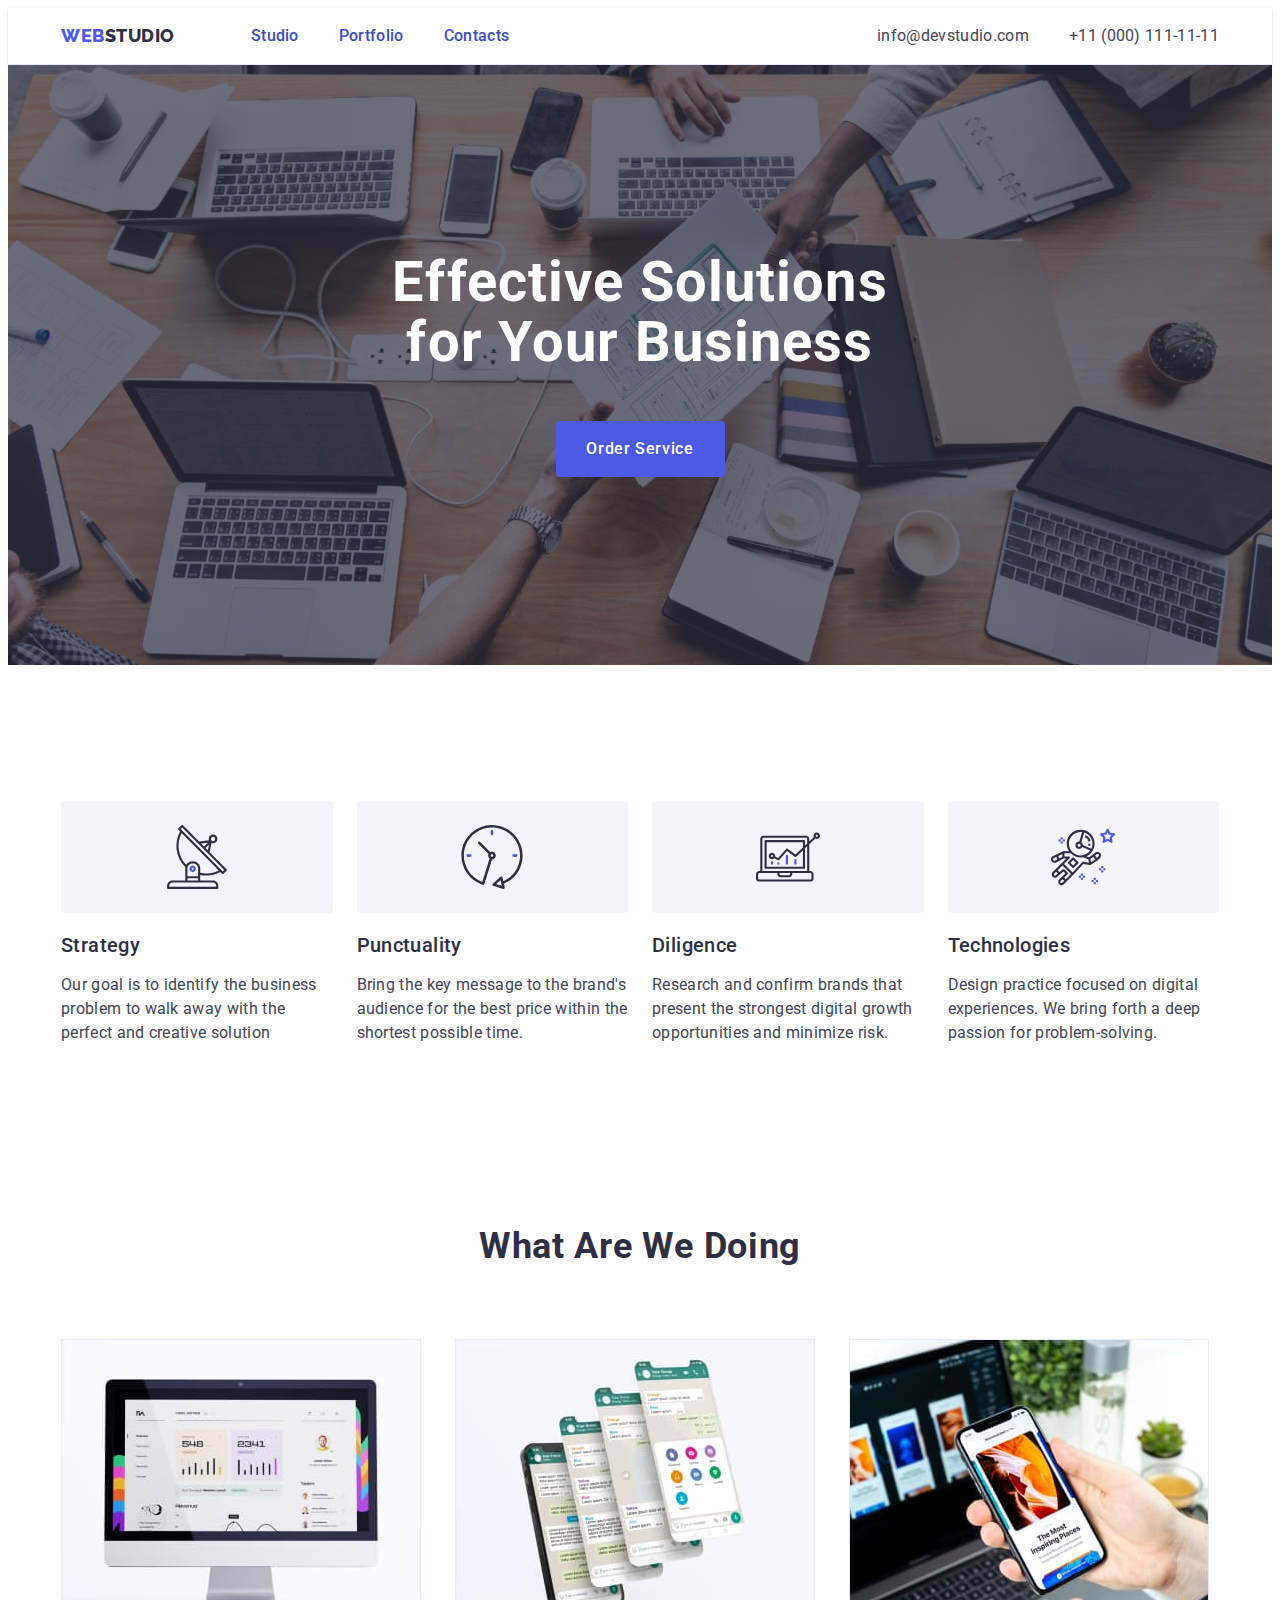
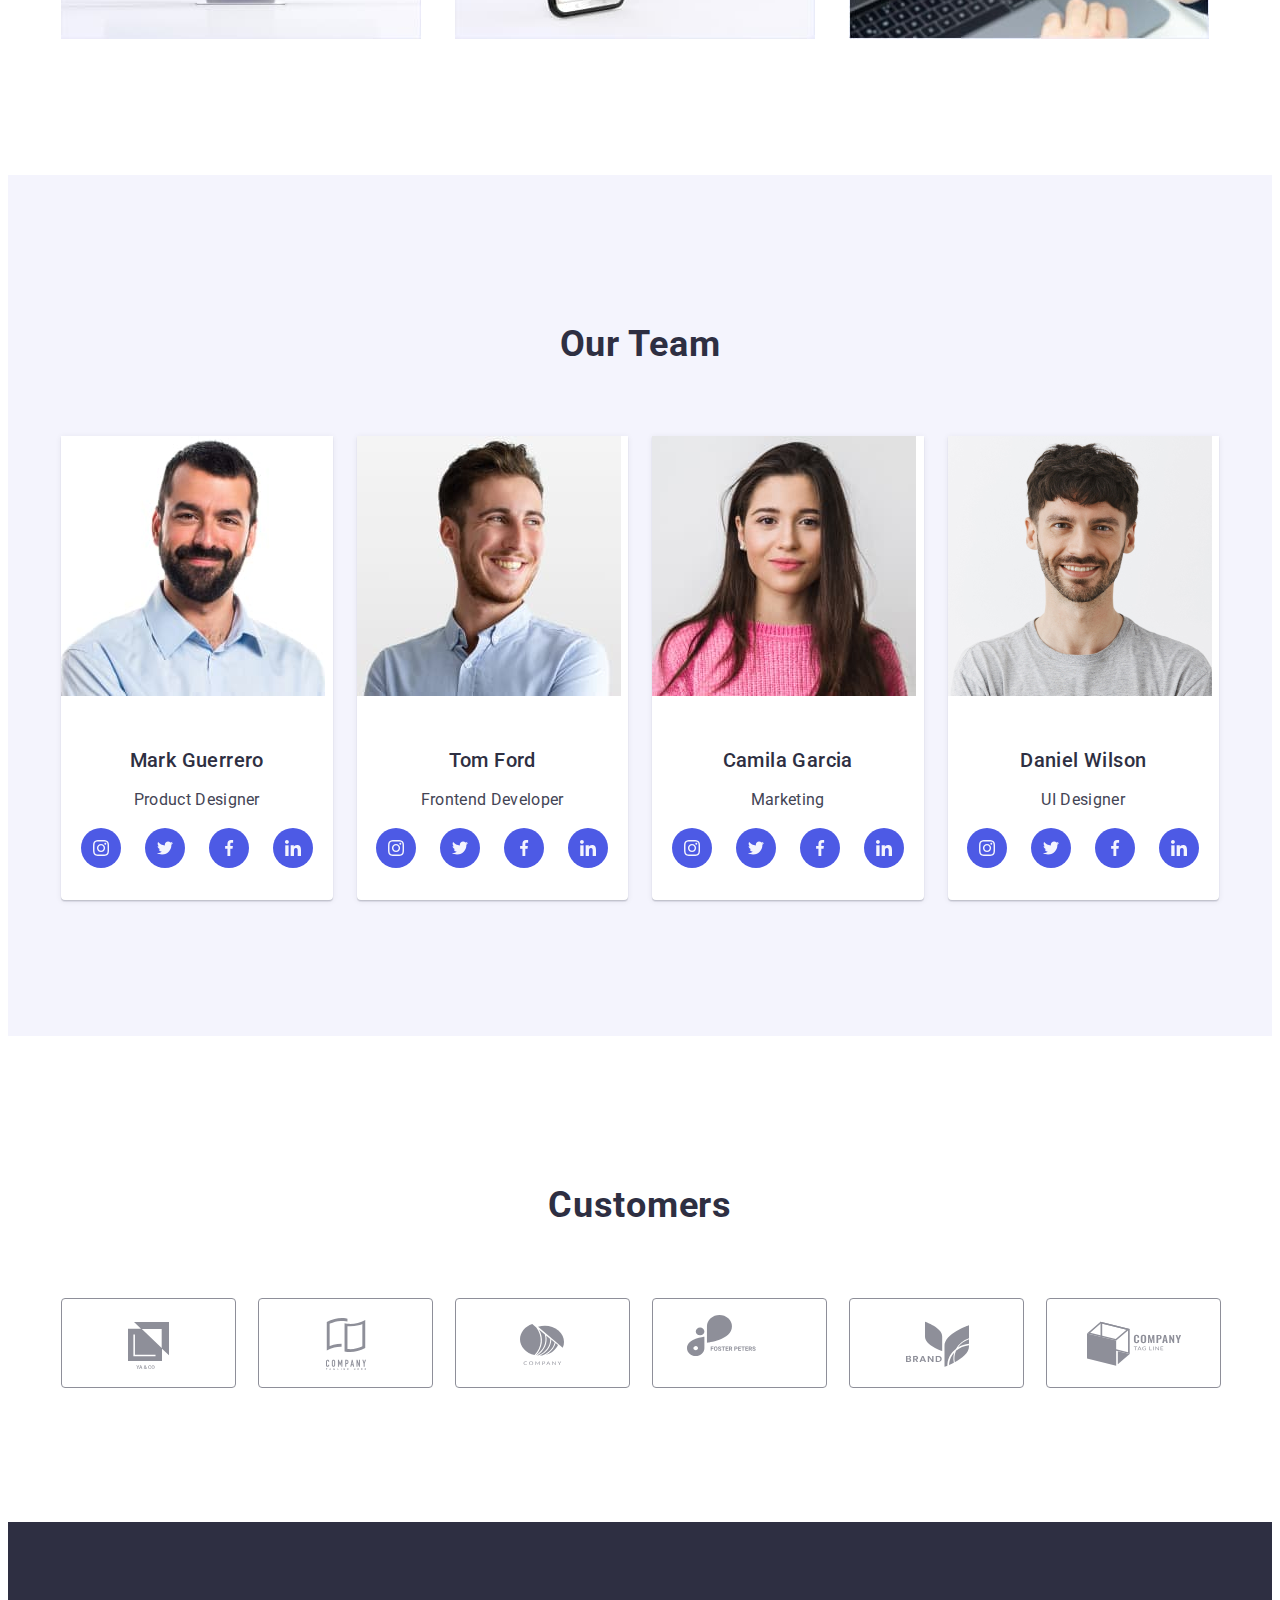
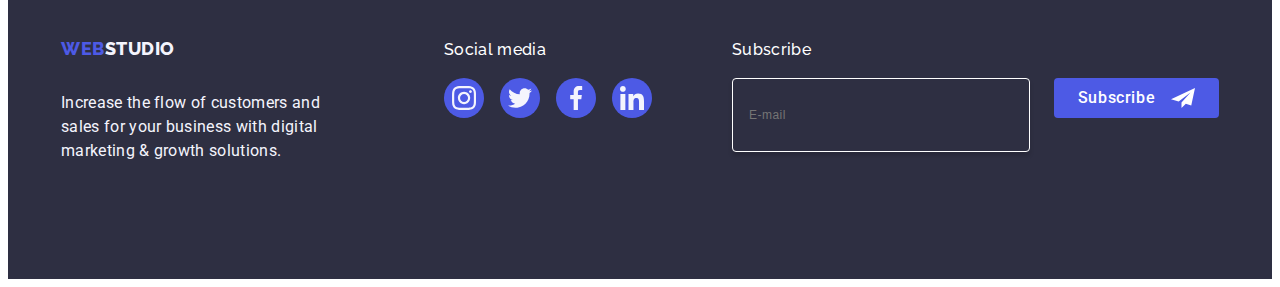
<file: index.html>
<!DOCTYPE html>
<html lang="en">
  <head>
    <meta charset="UTF-8" />
    <meta name="viewport" content="width=device-width, initial-scale=1.0" />
    <link
      rel="stylesheet"
      href="https://cdnjs.cloudflare.com/ajax/libs/modern-normalize/2.0.0/modern-normalize.min.css"
      integrity="sha512-4xo8blKMVCiXpTaLzQSLSw3KFOVPWhm/TRtuPVc4WG6kUgjH6J03IBuG7JZPkcWMxJ5huwaBpOpnwYElP/m6wg=="
      crossorigin="anonymous"
      referrerpolicy="no-referrer"
    />
    <link rel="preconnect" href="https://fonts.googleapis.com" />
    <link rel="preconnect" href="https://fonts.gstatic.com" crossorigin />
    <link
      href="https://fonts.googleapis.com/css2?family=Raleway:ital,wght@0,800;1,800&family=Roboto&display=swap"
      rel="stylesheet"
    />
    <link rel="preconnect" href="https://fonts.googleapis.com" />
    <link rel="preconnect" href="https://fonts.gstatic.com" crossorigin />
    <link
      href="https://fonts.googleapis.com/css2?family=Raleway:ital,wght@0,800;1,800&family=Roboto:ital,wght@0,400;0,500;0,700;0,900;1,400;1,500;1,700;1,900&display=swap"
      rel="stylesheet"
    />
    <link rel="stylesheet" href="./css/styles.css" />

    <title>Document</title>
  </head>

  <body>
    <header class="header">
      <!-- Navigation tabs -->
      <div class="header-content container">
        <nav class="navigation">
          <a class="website-logo link" href="#"
            >Web<span class="logo-color">Studio</span></a
          >
          <ul class="navigation-list list">
            <li class="nav-links">
              <a class="navigation-link link" href="./index.html">Studio</a>
            </li>
            <li class="nav-links">
              <a class="navigation-link link" href="./portfolio.html"
                >Portfolio</a
              >
            </li>
            <li class="nav-links">
              <a class="navigation-link link" href="">Contacts</a>
            </li>
          </ul>
        </nav>
        <address class="address">
          <!-- Contacts-->
          <ul class="address-list list">
            <li class="nav-list">
              <a class="address-links link" href="mailto:info@devstudio.com"
                >info@devstudio.com</a
              >
            </li>
            <li class="nav-list">
              <a class="address-links link" href="tel:+110001111111"
                >+11 (000) 111-11-11</a
              >
            </li>
          </ul>
        </address>
      </div>
    </header>
    <main>
      <!-- Section 1 -->
      <section class="section-hero">
        <div class="container">
          <h1 class="hero-header">Effective Solutions for Your Business</h1>
          <button class="order-button" type="button" data-modal-open>
            Order Service
          </button>
        </div>
      </section>
      <!-- Section 2 -->
      <section class="section-marketing">
        <div class="container">
          <h2 class="visually-hidden">marketing</h2>
          <ul class="marketing-list list">
            <li class="marketing-description nav-list">
              <div class="marketing-svg-container">
                <svg width="64" height="64" class="marketing-svg">
                  <use href="./images/icons.svg#antenna"></use>
                </svg>
              </div>
              <h3 class="header-design">Strategy</h3>
              <p class="description">
                Our goal is to identify the business problem to walk away with
                the perfect and creative solution
              </p>
            </li>
            <li class="marketing-description nav-list">
              <div class="marketing-svg-container">
                <svg width="64" height="64" class="marketing-svg">
                  <use href="./images/icons.svg#clock"></use>
                </svg>
              </div>
              <h3 class="header-design">Punctuality</h3>
              <p class="description">
                Bring the key message to the brand's audience for the best price
                within the shortest possible time.
              </p>
            </li>
            <li class="marketing-description nav-list">
              <div class="marketing-svg-container">
                <svg width="64" height="64" class="marketing-svg">
                  <use href="./images/icons.svg#diagram"></use>
                </svg>
              </div>
              <h3 class="header-design">Diligence</h3>
              <p class="description">
                Research and confirm brands that present the strongest digital
                growth opportunities and minimize risk.
              </p>
            </li>
            <li class="marketing-description nav-list">
              <div class="marketing-svg-container">
                <svg width="64" height="64" class="marketing-svg">
                  <use href="./images/icons.svg#astronout"></use>
                </svg>
              </div>
              <h3 class="header-design">Technologies</h3>
              <p class="description">
                Design practice focused on digital experiences. We bring forth a
                deep passion for problem-solving.
              </p>
            </li>
          </ul>
        </div>
      </section>
      <!-- Section 3 -->
      <section class="section-whatarewedoing">
        <div class="container">
          <h2 class="section-header">What are we doing</h2>
          <ul class="whatarewedoing-list list">
            <li class="whatarewedoing-content nav-list">
              <img
                src="./images/whatarewedoing-1.jpg"
                alt="A Computer Displaying Graphs."
                width="360"
              />
            </li>
            <li class="whatarewedoing-content nav-list">
              <img
                src="./images/whatarewedoing-2.jpg"
                alt="A Mobile Screen Displaying Conversations."
                width="360"
              />
            </li>
            <li class="whatarewedoing-content nav-list">
              <img
                src="./images/whatarewedoing-3.jpg"
                alt="A hand holding a cellphone."
                width="360"
              />
            </li>
          </ul>
        </div>
      </section>
      <!-- Section 4 -->
      <section class="section-team">
        <div class="container">
          <!-- ourteam list -->
          <h2 class="section-header">Our Team</h2>
          <ul class="team-list list">
            <li class="team-card nav-list">
              <!-- team card image container -->
              <div class="team-image-container">
                <img
                  class="ourteam-image"
                  src="./images/ourteam-1.jpg"
                  alt="A bearded man in a skyblue polo."
                  width="264"
                />
              </div>
              <!-- details and social media container -->
              <div class="team-content-container">
                <h3 class="team-header header-design">Mark Guerrero</h3>
                <p class="team-paragraph description">Product Designer</p>
                <ul class="team-social-list">
                  <li class="team-social-item nav-list">
                    <a class="team-social-link" href="">
                      <svg class="icon-svg" width="16" height="16">
                        <use href="./images/icons.svg#instagram"></use>
                      </svg>
                    </a>
                  </li>
                  <li class="team-social-item nav-list">
                    <a class="team-social-link" href="">
                      <svg class="icon-svg" width="16" height="16">
                        <use href="./images/icons.svg#twitter"></use>
                      </svg>
                    </a>
                  </li>
                  <li class="team-social-item nav-list">
                    <a class="team-social-link" href="">
                      <svg class="icon-svg" width="16" height="16">
                        <use href="./images/icons.svg#facebook"></use>
                      </svg>
                    </a>
                  </li>
                  <li class="team-social-item nav-list">
                    <a class="team-social-link" href="">
                      <svg class="icon-svg" width="16" height="16">
                        <use href="./images/icons.svg#linkedin"></use>
                      </svg>
                    </a>
                  </li>
                </ul>
              </div>
            </li>
            <li class="team-card nav-list">
              <div class="team-image-container">
                <img
                  class="ourteam-image"
                  src="./images/ourteam-2.jpg"
                  alt="A man looking at the right in a skyblue polo."
                  width="264"
                />
              </div>
              <div class="team-content-container">
                <h3 class="team-header header-design">Tom Ford</h3>
                <p class="team-paragraph description">Frontend Developer</p>
                <ul class="team-social-list">
                  <li class="team-social-item nav-list">
                    <a class="team-social-link" href="">
                      <svg class="icon-svg" width="16" height="16">
                        <use href="./images/icons.svg#instagram"></use>
                      </svg>
                    </a>
                  </li>
                  <li class="team-social-item nav-list">
                    <a class="team-social-link" href="">
                      <svg class="icon-svg" width="16" height="16">
                        <use href="./images/icons.svg#twitter"></use>
                      </svg>
                    </a>
                  </li>
                  <li class="team-social-item nav-list">
                    <a class="team-social-link" href="">
                      <svg class="icon-svg" width="16" height="16">
                        <use href="./images/icons.svg#facebook"></use>
                      </svg>
                    </a>
                  </li>
                  <li class="team-social-item nav-list">
                    <a class="team-social-link" href="">
                      <svg class="icon-svg" width="16" height="16">
                        <use href="./images/icons.svg#linkedin"></use>
                      </svg>
                    </a>
                  </li>
                </ul>
              </div>
            </li>
            <li class="team-card nav-list">
              <div class="team-image-container">
                <img
                  class="ourteam-image"
                  src="./images/ourteam-3.jpg"
                  alt="A woman with her hair down, wearing a pink sweater."
                  width="264"
                />
              </div>
              <div class="team-content-container">
                <h3 class="team-header header-design">Camila Garcia</h3>
                <p class="team-paragraph description">Marketing</p>
                <ul class="team-social-list">
                  <li class="team-social-item nav-list">
                    <a class="team-social-link" href="">
                      <svg class="icon-svg" width="16" height="16">
                        <use href="./images/icons.svg#instagram"></use>
                      </svg>
                    </a>
                  </li>
                  <li class="team-social-item nav-list">
                    <a class="team-social-link" href="">
                      <svg class="icon-svg" width="16" height="16">
                        <use href="./images/icons.svg#twitter"></use>
                      </svg>
                    </a>
                  </li>
                  <li class="team-social-item nav-list">
                    <a class="team-social-link" href="">
                      <svg class="icon-svg" width="16" height="16">
                        <use href="./images/icons.svg#facebook"></use>
                      </svg>
                    </a>
                  </li>
                  <li class="team-social-item nav-list">
                    <a class="team-social-link" href="">
                      <svg class="icon-svg" width="16" height="16">
                        <use href="./images/icons.svg#linkedin"></use>
                      </svg>
                    </a>
                  </li>
                </ul>
              </div>
            </li>
            <li class="team-card nav-list">
              <div class="team-image-container">
                <img
                  class="ourteam-image"
                  src="./images/ourteam-4.jpg"
                  alt="A man with curly hair wearing a grey T-shirt."
                  width="264"
                />
              </div>
              <div class="team-content-container">
                <h3 class="team-header header-design">Daniel Wilson</h3>
                <p class="team-paragraph description">UI Designer</p>
                <ul class="team-social-list">
                  <li class="team-social-item nav-list">
                    <a class="team-social-link" href="">
                      <svg class="icon-svg" width="16" height="16">
                        <use href="./images/icons.svg#instagram"></use>
                      </svg>
                    </a>
                  </li>
                  <li class="team-social-item nav-list">
                    <a class="team-social-link" href="">
                      <svg class="icon-svg" width="16" height="16">
                        <use href="./images/icons.svg#twitter"></use>
                      </svg>
                    </a>
                  </li>
                  <li class="team-social-item nav-list">
                    <a class="team-social-link" href="">
                      <svg class="icon-svg" width="16" height="16">
                        <use href="./images/icons.svg#facebook"></use>
                      </svg>
                    </a>
                  </li>
                  <li class="team-social-item nav-list">
                    <a class="team-social-link" href="">
                      <svg class="icon-svg" width="16" height="16">
                        <use href="./images/icons.svg#linkedin"></use>
                      </svg>
                    </a>
                  </li>
                </ul>
              </div>
            </li>
          </ul>
        </div>
      </section>
      <!-- section 5 -->
      <section class="section-customers">
        <div class="container">
          <h2 class="customers-header">Customers</h2>
          <ul class="customers-list">
            <li class="customers-item nav-list">
              <a href="" class="customers-link">
                <svg width="104" height="56" class="customer-svg">
                  <use href="./images/icons.svg#logo-one"></use>
                </svg>
              </a>
            </li>
            <li class="customers-item nav-list">
              <a href="" class="customers-link">
                <svg width="104" height="56" class="customer-svg">
                  <use href="./images/icons.svg#logo-two"></use>
                </svg>
              </a>
            </li>
            <li class="customers-item nav-list">
              <a href="" class="customers-link">
                <svg width="104" height="56" class="customer-svg">
                  <use href="./images/icons.svg#logo-three"></use>
                </svg>
              </a>
            </li>
            <li class="customers-item nav-list">
              <a href="" class="customers-link">
                <svg width="104" height="56" class="customer-svg">
                  <use href="./images/icons.svg#logo-four"></use>
                </svg>
              </a>
            </li>
            <li class="customers-item nav-list">
              <a href="" class="customers-link">
                <svg width="104" height="56" class="customer-svg">
                  <use href="./images/icons.svg#logo-five"></use>
                </svg>
              </a>
            </li>
            <li class="customers-item nav-list">
              <a href="" class="customers-link">
                <svg width="104" height="56" class="customer-svg">
                  <use href="./images/icons.svg#logo-six"></use>
                </svg>
              </a>
            </li>
          </ul>
        </div>
      </section>
    </main>
    <footer class="footer">
      <div class="footer-container container">
        <div class="footer-logo-container">
          <a class="website-logo footer-link link" href="./index.html"
            >Web<span class="logo-color-footer">Studio</span></a
          >
          <p class="footer-description">
            Increase the flow of customers and sales for your business with
            digital marketing & growth solutions.
          </p>
        </div>
        <div class="footer-socialmedia-container">
          <p class="footer-social-paragraph">Social media</p>
          <ul class="footer-social-list">
            <li class="footer-social-item nav-list">
              <a class="footer-social-link" href="">
                <svg class="icon-svg" width="24" height="24">
                  <use href="./images/icons.svg#instagram-big"></use>
                </svg>
              </a>
            </li>
            <li class="footer-social-item nav-list">
              <a class="footer-social-link" href="">
                <svg class="icon-svg" width="24" height="24">
                  <use href="./images/icons.svg#twitter-big"></use>
                </svg>
              </a>
            </li>
            <li class="footer-social-item nav-list">
              <a class="footer-social-link" href="">
                <svg class="icon-svg" width="24" height="24">
                  <use href="./images/icons.svg#facebook-big"></use>
                </svg>
              </a>
            </li>
            <li class="footer-social-item nav-list">
              <a class="footer-social-link" href="">
                <svg class="icon-svg" width="24" height="24">
                  <use href="./images/icons.svg#linkedin-big"></use>
                </svg>
              </a>
            </li>
          </ul>
        </div>
        <!--subscribe form  -->
        <div class="subscribe-container">
          <p class="subscribe-description">Subscribe</p>
          <form class="subscribe-form">
            <label class="subscribe-label">
              <input
                name="subscribe"
                type="email"
                placeholder="E-mail"
                class="subscribe-input"
              />
            </label>
            <button type="submit" class="subscribe-button">
              Subscribe
              <svg width="24" height="24" class="subscribe-icon">
                <use href="./images/icons.svg#subscribe"></use>
              </svg>
            </button>
          </form>
        </div>
      </div>
    </footer>
    <!-- modal window HW5-->
    <div class="modal is-hidden" data-modal>
      <div class="modal-window">
        <button class="modal-button" type="button" data-modal-close>
          <svg class="modal-close-button" width="8" height="8">
            <use href="./images/icons.svg#modal-close"></use>
          </svg>
        </button>
        <p class="modal-description">
          Leave your contacts and we will call you back
        </p>
        <form>
          <!-- name -->
          <div class="modal-form-container">
            <label class="name" for="user-name">Name</label>
            <div class="modal-input-container">
              <input
                id="user-name"
                name="user-name"
                type="text"
                class="modal-input"
              />
              <svg height="24" width="18" class="user-person">
                <use href="./images/icons.svg#modal-person"></use>
              </svg>
            </div>
          </div>
          <!-- phone -->
          <div class="modal-form-container">
            <label class="name" for="user-name">Phone</label>
            <div class="modal-input-container">
              <input
                id="phone"
                name="user-name"
                type="text"
                class="modal-input"
              />
              <svg height="24" width="18" class="user-person">
                <use href="./images/icons.svg#modal-phone"></use>
              </svg>
            </div>
          </div>
          <!-- email -->
          <div class="modal-form-container">
            <label class="name" for="user-name">Email</label>
            <div class="modal-input-container">
              <input
                id="email-address"
                name="user-name"
                type="text"
                class="modal-input"
              />
              <svg height="24" width="18" class="user-person">
                <use href="./images/icons.svg#modal-message"></use>
              </svg>
            </div>
          </div>
          <!-- comment -->
          <div class="comment-container">
            <label for="user-comment" class="name">Comment</label>
            <textarea
              id="user-comment"
              name="user-comment"
              placeholder="Text input"
              class="user-comment"
            ></textarea>
          </div>
          <!-- checkbox -->
          <div class="terms-container">
            <input
              type="checkbox"
              name="user-privacy"
              id="user-privacy"
              value="true"
              class="terms-checkbox visually-hidden"
            />
            <label class="label-checkbox" for="user-privacy"
              ><span class="span-checkbox"
                ><svg width="10" height="8" class="modal-checkbox">
                  <use href="./images/icons.svg#checkbox"></use></svg></span
              >I accept the terms and conditions of the
              <a class="link-checkbox" href="">Privacy Policy</a></label
            >
          </div>
          <!-- button -->
          <button class="submit-modal">Send</button>
        </form>
      </div>
    </div>
    <script src="./js/modal.js"></script>
  </body>
</html>
</file>
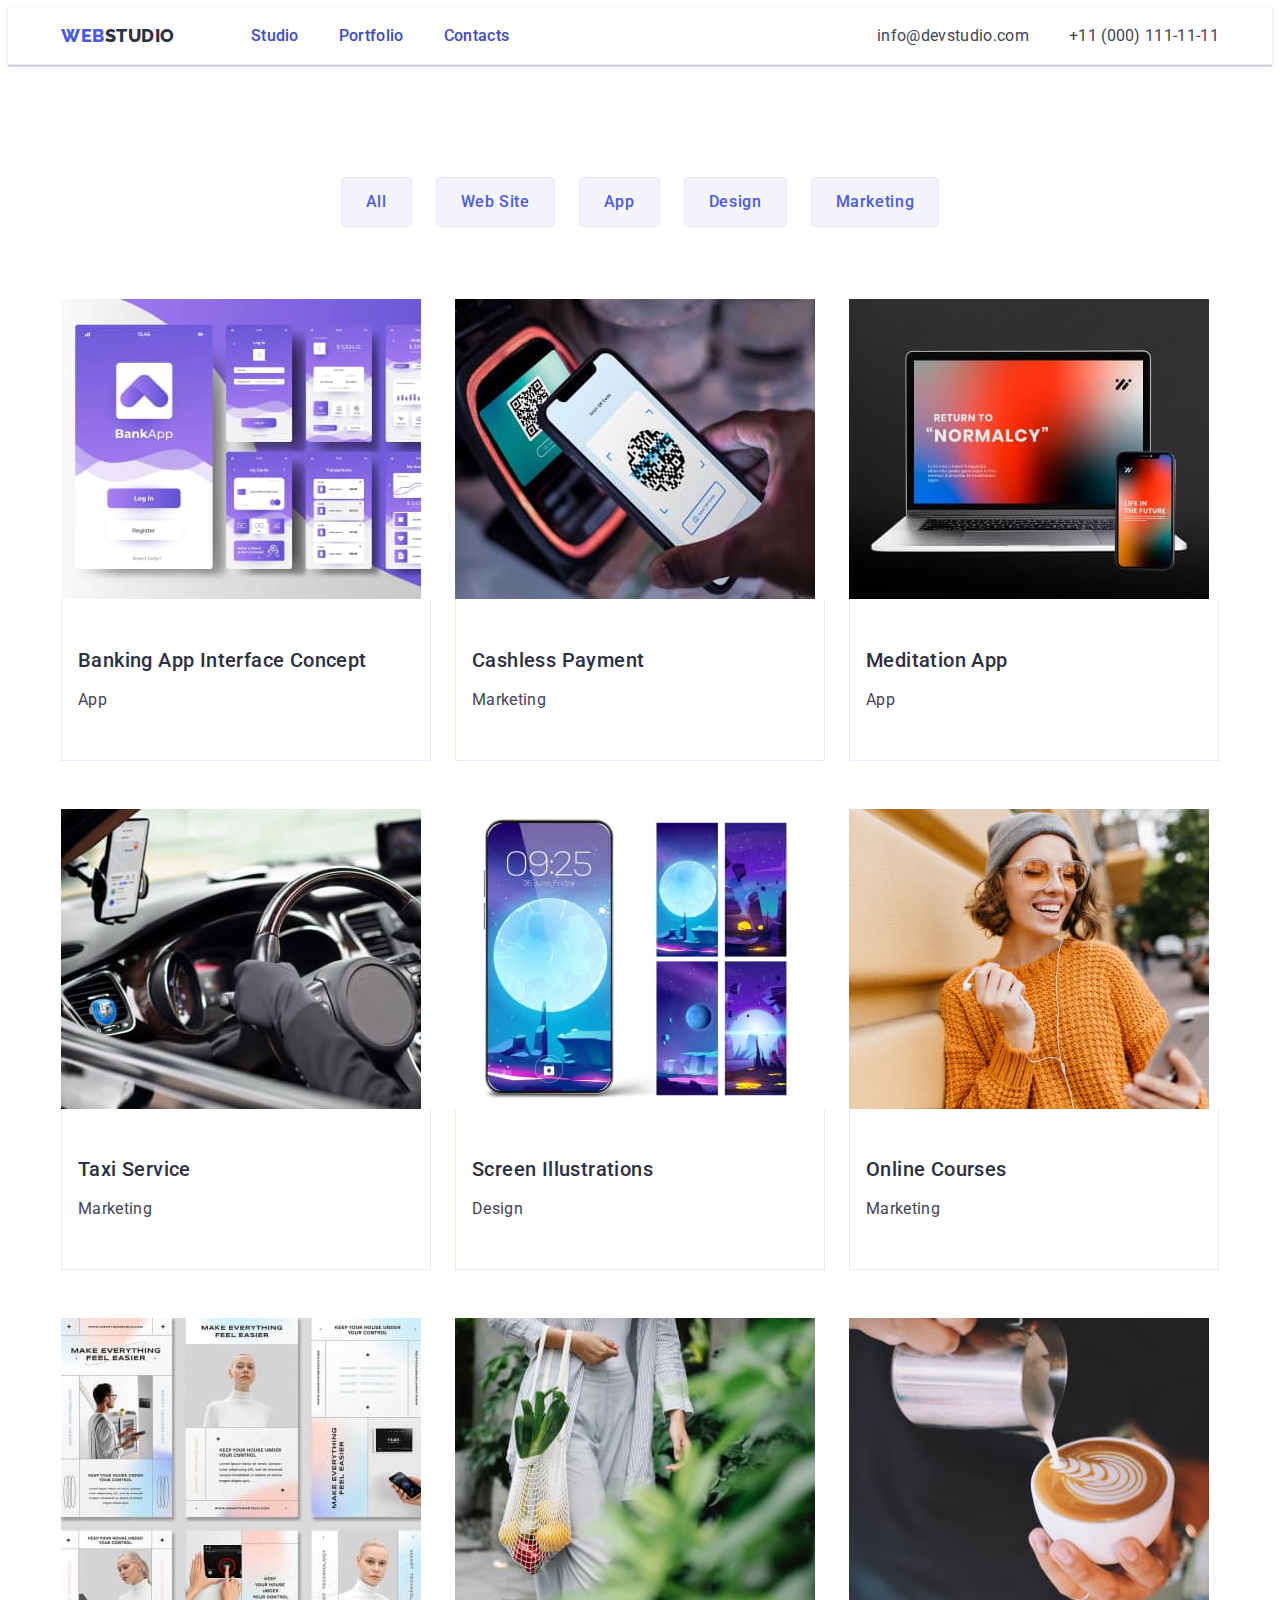
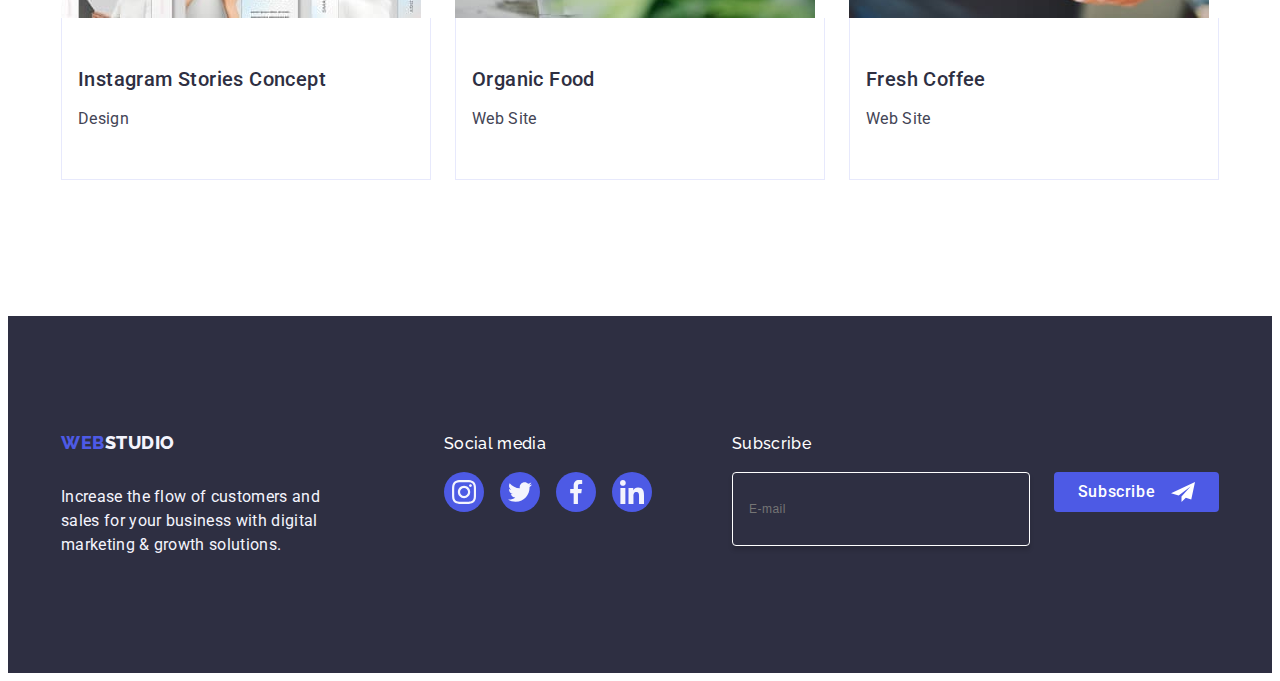
<file: portfolio.html>
<!DOCTYPE html>
<html lang="en">

<head>
    <meta charset="UTF-8">
    <meta name="viewport" content="width=device-width, initial-scale=1.0">
    <link rel="stylesheet" href="https://cdnjs.cloudflare.com/ajax/libs/modern-normalize/2.0.0/modern-normalize.min.css"
        integrity="sha512-4xo8blKMVCiXpTaLzQSLSw3KFOVPWhm/TRtuPVc4WG6kUgjH6J03IBuG7JZPkcWMxJ5huwaBpOpnwYElP/m6wg=="
        crossorigin="anonymous" referrerpolicy="no-referrer">
    <link rel="preconnect" href="https://fonts.googleapis.com">
    <link rel="preconnect" href="https://fonts.gstatic.com" crossorigin>
    <link href="https://fonts.googleapis.com/css2?family=Raleway:ital,wght@0,800;1,800&family=Roboto&display=swap"
        rel="stylesheet">
    <link rel="preconnect" href="https://fonts.googleapis.com">
    <link rel="preconnect" href="https://fonts.gstatic.com" crossorigin>
    <link
        href="https://fonts.googleapis.com/css2?family=Raleway:ital,wght@0,800;1,800&family=Roboto:ital,wght@0,400;0,500;0,700;0,900;1,400;1,500;1,700;1,900&display=swap"
        rel="stylesheet">
    <link rel="stylesheet" href="./css/styles.css">

    <title>Document</title>
</head>

<body>
    <!-- Navigation tabs -->

    <header class="header">
        <!-- Navigation tabs -->
        <div class="header-portfolio container">
            <nav class="navigation">
                <a class="website-logo link" href="#">Web<span class="logo-color">Studio</span></a>
                <ul class="navigation-list list">
                    <li class="nav-links">
                        <a class="navigation-link link" href="./index.html">Studio</a>
                    </li>
                    <li class="nav-links">
                        <a class="navigation-link link" href="./portfolio.html">Portfolio</a>
                    </li>
                    <li class="nav-links">
                        <a class="navigation-link link" href="">Contacts</a>
                    </li>
                </ul>
            </nav>
            <address class="address">
                <!-- Contacts-->
                <ul class="address-list link">
                    <li class="nav-list">
                        <a class="address-links link" href="mailto:info@devstudio.com">info@devstudio.com</a>
                    </li>
                    <li class="nav-list">
                        <a class="address-links link" href="tel:+110001111111">+11 (000) 111-11-11</a>
                    </li>
                </ul>
            </address>
        </div>
    </header>
    <main>
        <!-- buttons  -->
        <section class="portfolio-section">
            <div class="portfolio-container container">
                <h1 class="visually-hidden">portfolio</h1>
                <ul class="portfolio-buttons link">
                    <li class="nav-list">
                        <button class="top-buttons" type="button">All</button>
                    </li>
                    <li class="nav-list">
                        <button class="top-buttons" type="button">Web Site</button>
                    </li>
                    <li class="nav-list">
                        <button class="top-buttons" type="button">App</button>
                    </li>
                    <li class="nav-list">
                        <button class="top-buttons" type="button">Design</button>
                    </li>
                    <li class="nav-list">
                        <button class="top-buttons" type="button">Marketing</button>
                    </li>
                </ul>
                <!-- first -->
                <ul class="portfolio-all link">

                    <li class="portfolio-card nav-list">
                        <a class="portfolio-link link" href="">
                            <div class="portfolio-card-image">
                                <img src="./images/portfolio01.jpg" alt="Mobile Application interface" width="360">
                                <p class="portfolio-card-description">14 Stylish and User-Friendly App Design Concepts ·
                                    Task Manager App · Calorie Tracker App · Exotic Fruit Ecommerce App ·
                                    Cloud Storage App</p>
                            </div>
                            <div class="description-container">
                                <h2 class="header-design">Banking App Interface Concept</h2>
                                <p class="description">App</p>
                            </div>
                        </a>
                    </li>

                    <li class="portfolio-card nav-list">
                        <a class="portfolio-link link" href="">
                            <div class="portfolio-card-image">
                                <img src="./images/portfolio02.jpg" alt="Mobile Application interface" width="360">
                                <p class="portfolio-card-description">14 Stylish and User-Friendly App Design Concepts ·
                                    Task Manager App · Calorie
                                    Tracker App · Exotic Fruit Ecommerce App ·
                                    Cloud Storage App</p>
                            </div>
                            <div class="description-container">
                                <h2 class="header-design">Cashless Payment</h2>
                                <p class="description">Marketing</p>
                            </div>
                        </a>
                    </li>

                    <li class="portfolio-card nav-list">
                        <a class="portfolio-link link" href="">
                            <div class="portfolio-card-image">
                                <img src="./images/portfolio03.jpg" alt="Mobile Application interface" width="360">
                                <p class="portfolio-card-description">14 Stylish and User-Friendly App Design Concepts ·
                                    Task Manager App · Calorie
                                    Tracker App · Exotic Fruit Ecommerce App ·
                                    Cloud Storage App</p>
                            </div>
                            <div class="description-container">
                                <h2 class="header-design">Meditation App</h2>
                                <p class="description">App</p>
                            </div>
                        </a>
                    </li>

                    <li class="portfolio-card nav-list">
                        <a class="portfolio-link link" href="">
                            <div class="portfolio-card-image">
                                <img src="./images/portfolio04.jpg" alt="Mobile Application interface" width="360">
                                <p class="portfolio-card-description">14 Stylish and User-Friendly App Design Concepts ·
                                    Task Manager App · Calorie
                                    Tracker App · Exotic Fruit Ecommerce App ·
                                    Cloud Storage App</p>
                            </div>
                            <div class="description-container">
                                <h2 class="header-design">Taxi Service</h2>
                                <p class="description">Marketing</p>
                            </div>
                        </a>
                    </li>

                    <li class="portfolio-card nav-list">
                        <a class="portfolio-link link" href="">
                            <div class="portfolio-card-image">
                                <img src="./images/portfolio05.jpg" alt="Mobile Application interface" width="360">
                                <p class="portfolio-card-description">14 Stylish and User-Friendly App Design Concepts ·
                                    Task Manager App · Calorie
                                    Tracker App · Exotic Fruit Ecommerce App ·
                                    Cloud Storage App</p>
                            </div>
                            <div class="description-container">
                                <h2 class="header-design">Screen Illustrations</h2>
                                <p class="description">Design</p>
                            </div>
                        </a>
                    </li>
                    <li class="portfolio-card nav-list">
                        <a class="portfolio-link link" href="">
                            <div class="portfolio-card-image">
                                <img src="./images/portfolio06.jpg" alt="Mobile Application interface" width="360">
                                <p class="portfolio-card-description">14 Stylish and User-Friendly App Design Concepts ·
                                    Task Manager App · Calorie
                                    Tracker App · Exotic Fruit Ecommerce App ·
                                    Cloud Storage App</p>
                            </div>
                            <div class="description-container">
                                <h2 class="header-design">Online Courses</h2>
                                <p class="description">Marketing</p>
                            </div>
                        </a>
                    </li>

                    <li class="portfolio-card nav-list">
                        <a class="portfolio-link link" href="">
                            <div class="portfolio-card-image">
                                <img src="./images/portfolio07.jpg" alt="Mobile Application interface" width="360">
                                <p class="portfolio-card-description">14 Stylish and User-Friendly App Design Concepts ·
                                    Task Manager App · Calorie
                                    Tracker App · Exotic Fruit Ecommerce App ·
                                    Cloud Storage App</p>
                            </div>
                            <div class="description-container">
                                <h2 class="header-design">Instagram Stories Concept</h2>
                                <p class="description">Design</p>
                            </div>
                        </a>
                    </li>

                    <li class="portfolio-card nav-list">
                        <a class="portfolio-link link" href="">
                            <div class="portfolio-card-image">
                                <img src="./images/portfolio08.jpg" alt="Mobile Application interface" width="360">
                                <p class="portfolio-card-description">14 Stylish and User-Friendly App Design Concepts ·
                                    Task Manager App · Calorie
                                    Tracker App · Exotic Fruit Ecommerce App ·
                                    Cloud Storage App</p>
                            </div>
                            <div class="description-container">
                                <h2 class="header-design">Organic Food</h2>
                                <p class="description">Web Site</p>
                            </div>
                        </a>
                    </li>
                    <li class="portfolio-card nav-list">
                        <a class="portfolio-link link" href="">
                            <div class="portfolio-card-image">
                                <img src="./images/portfolio09.jpg" alt="Mobile Application interface" width="360">
                                <p class="portfolio-card-description">14 Stylish and User-Friendly App Design Concepts ·
                                    Task Manager App · Calorie
                                    Tracker App · Exotic Fruit Ecommerce App ·
                                    Cloud Storage App</p>
                            </div>
                            <div class="description-container">
                                <h2 class="header-design">Fresh Coffee</h2>
                                <p class="description">Web Site</p>
                            </div>
                        </a>
                    </li>
                </ul>
            </div>
        </section>
    </main>
    <footer class="footer">
        <div class="footer-container container">
            <div class="footer-logo-container">
                <a class="website-logo footer-link link" href="./index.html">Web<span
                        class="logo-color-footer">Studio</span></a>
                <p class="footer-description">Increase the flow of customers and sales for your business with digital
                    marketing
                    & growth solutions.</p>
            </div>
            <div class="footer-socialmedia-container">
                <p class="footer-social-paragraph">Social media</p>
                <ul class="footer-social-list">
                    <li class="footer-social-item nav-list">
                        <a class="footer-social-link" href="">
                            <svg class="icon-svg" width="24" height="24">
                                <use href="./images/icons.svg#instagram-big"></use>
                            </svg>
                        </a>
                    </li>
                    <li class="footer-social-item nav-list">
                        <a class="footer-social-link" href="">
                            <svg class="icon-svg" width="24" height="24">
                                <use href="./images/icons.svg#twitter-big"></use>
                            </svg>
                        </a>
                    </li>
                    <li class="footer-social-item nav-list">
                        <a class="footer-social-link" href="">
                            <svg class="icon-svg" width="24" height="24">
                                <use href="./images/icons.svg#facebook-big"></use>
                            </svg>
                        </a>
                    </li>
                    <li class="footer-social-item nav-list">
                        <a class="footer-social-link" href="">
                            <svg class="icon-svg" width="24" height="24">
                                <use href="./images/icons.svg#linkedin-big"></use>
                            </svg>
                        </a>
                    </li>
                </ul>
            </div>
            <!--subscribe form  -->
            <div class="subscribe-container">
                <p class="subscribe-description">Subscribe</p>
                <form class="subscribe-form">
                    <label class="subscribe-label">
                        <input name="subscribe" type="email" placeholder="E-mail" class="subscribe-input">
                    </label>
                    <button type="submit" class="subscribe-button">Subscribe
                        <svg width="24" height="24" class="subscribe-icon">
                            <use href="./images/icons.svg#subscribe"></use>
                        </svg>
                    </button>
                </form>
            </div>
        </div>
    </footer>

</body>

</html>
</file>
<file: css/styles.css>
:root {
  /* page-colors */
  --primary-brand: #4d5ae5;
  --pressed-state: #404bbf;
  --dark: #2e2f42;
  --success: #31d0aa;
  --text: #434455;
  --subtle-text: #8e8f99;
  --accent: #e7e9fc;
  --light: #f4f4fd;
  --modal-overlay: #2e2f42;
  --hero-background: #2e2f42;
  --white-background: #ffffff;
  --modal-background: #fcfcfc;
  /* page -fonts-styles */
  --roboto-font: Roboto, sans-serif;
  --raleway-font: Raleway, sans-serif;
}
* {
  /* margin: 0; */
  padding: 0;
}
/* body-default-design */
body {
  font-family: var(--roboto-font);
  color: var(--text);
  background-color: var(--white-background);
}

.website-logo {
  font-family: var(--raleway-font);
  font-weight: 800;
  font-size: 18px;
  line-height: 1.17;
  letter-spacing: 0.03em;
  text-transform: uppercase;
  color: var(--primary-brand);
  /* hw3 */
  margin-right: 76px;
}

/* remove text-decoration */
.link {
  text-decoration: none;
}

.logo-color {
  color: var(--dark);
}

/* navigation-styles */
.list,
.address-list {
  list-style: none;
}
.navigation {
  display: flex;
  align-items: center;
}

.navigation-list {
  display: flex;
  gap: 40px;
  /* hw4 */
  position: relative;
}
.navigation-link {
  font-weight: 500;
  font-size: 16px;
  line-height: 1.5;
  letter-spacing: 0.02em;
  /* hw3 */
  padding: 24px 0;
  /* hw4 */
  color: var(--pressed-state);
  position: relative;
  transition: color 250ms cubic-bezier(0.4, 0, 0.2, 1);
}

.navigation-link:hover::after,
.navigation-link:focus::after {
  content: "";
  position: absolute;
  left: 0;
  bottom: -1px;
  height: 4px;
  width: 100%;
  background-color: var(--pressed-state);
  border-radius: 2px;
}
.nav-list {
  list-style: none;
}

/* navigation-hover & focus */
.navigation-link:hover {
  color: var(--pressed-state);
}

.navigation-link:focus {
  color: var(--pressed-state);
}

/* address-styles */

.address {
  font-style: normal;
  justify-content: right;
  /* hw3 */
  display: flex;
  gap: 40px;
  margin-left: auto;
}

.address-links {
  font-size: 16px;
  line-height: 1.5;
  letter-spacing: 0.02em;
  color: var(--text);
  transition: color 250ms cubic-bezier(0.4, 0, 0.2, 1);
}

/* adress hover & focus */
.address-links:hover {
  color: var(--pressed-state);
}

.address-links:focus {
  color: var(--pressed-state);
}

/* hero section */
.section-hero {
  background-color: var(--dark);
  /* hw3 */
  padding: 188px 0;
  /* hw4 */
  background-image: linear-gradient(
      rgba(46, 47, 66, 0.7),
      rgba(46, 47, 66, 0.7)
    ),
    url(../images/people-office.jpg);
  background-repeat: no-repeat;
  background-position: center;
  background-size: cover;
  margin: auto;
  max-width: 1440px;
}

.hero-header {
  font-size: 56px;
  line-height: 1.07;
  text-align: center;
  letter-spacing: 0.02em;
  color: var(--white-background);
  /* hw3 */
  max-width: 496px;
  margin: auto;
  margin-bottom: 48px;
}

/* button styles */
.order-button {
  background-color: var(--primary-brand);
  font-family: inherit;
  font-weight: 500;
  font-size: 16px;
  line-height: 1.5;
  letter-spacing: 0.04em;
  color: var(--white-background);
  cursor: pointer;
  /* hw3 */
  display: block;
  min-width: 169px;
  height: 56px;
  border: none;
  border-radius: 4px;
  margin: auto;
  transition: background-color 250ms cubic-bezier(0.4, 0, 0.2, 1);
}

/* order button hover & focus */
.order-button:hover {
  background-color: var(--pressed-state);
}

.order-button:focus {
  background-color: var(--pressed-state);
}

/* website feature styles */
.header-design {
  font-weight: 500;
  font-size: 20px;
  line-height: 1.2;
  letter-spacing: 0.02em;
  color: var(--dark);
  /* hw3 */
  margin-bottom: 8px;
}

/* feature description */
.description {
  font-size: 16px;
  line-height: 1.5;
  letter-spacing: 0.02em;
  color: var(--text);
}

/* section header styles */
.section-header {
  font-size: 36px;
  line-height: 1.11;
  text-align: center;
  letter-spacing: 0.02em;
  text-transform: capitalize;
  color: var(--dark);
  /* hw3 */
  margin-bottom: 72px;
}

/* section 4 styles */
.section-team {
  background-color: var(--light);
  /* hw3 */
  padding: 120px 0;
}

.list li {
  background-color: var(--white-background);
}

/* team list styels */
.ourteam-image {
  background-color: var(--white-background);
}

/* footer */
.footer {
  font-family: var(--raleway-font);
  background-color: var(--dark);
  /* hw3 */
  padding: 100px 0;
}

.logo-color-footer {
  color: var(--light);
}

.footer-description {
  line-height: 1.5;
  color: var(--light);
  letter-spacing: 0.02em;
  /* hw3 */
  max-width: 264px;
  /* Body */
  font-family: Roboto;
  font-size: 16px;
  font-style: normal;
  font-weight: 400;
  margin-bottom: 16px;
}

/* portfolio */

/* buttons */
.top-buttons {
  font-family: var(--roboto-font);
  font-weight: 500;
  font-size: 16px;
  line-height: 1.5;
  letter-spacing: 0.04em;
  color: var(--primary-brand);
  background-color: var(--light);
  cursor: pointer;
  /* hw3 */
  padding: 12px 24px;
  border: 1px solid var(--accent);
  border-radius: 4px;
  /* hw5 */
  transition: color 250ms cubic-bezier(0.4, 0, 0.2, 1),
    background-color 250ms cubic-bezier(0.4, 0, 0.2, 1),
    border-color 250ms cubic-bezier(0.4, 0, 0.2, 1),
    box-shadow 250ms cubic-bezier(0.4, 0, 0.2, 1);
}

/* button hover & focus */
.top-buttons:hover,
.top-buttons:focus {
  color: var(--white-background);
  background-color: var(--pressed-state);
  border: 1px solid transparent;
  box-shadow: 0px 3px 1px rgba(0, 0, 0, 0.1), 0px 2px 1px rgba(0, 0, 0, 0.08),
    0px 2px 2px rgba(0, 0, 0, 0.12);
}
/* hw3 */
.visually-hidden {
  position: absolute;
  width: 1px;
  height: 1px;
  margin: -1px;
  border: 0;
  padding: 0;
  white-space: nowrap;
  clip-path: inset(100%);
  clip: rect(0 0 0 0);
  overflow: hidden;
}
/* portfolio images */
img {
  display: block;
}
.header {
  border-bottom: 1px solid var(--accent);
  box-shadow: 0px 2px 1px rgba(46, 47, 66, 0.08),
    0px 1px 1px rgba(46, 47, 66, 0.16), 0px 1px 6px rgba(46, 47, 66, 0.08);
}
.header-content {
  display: flex;
}
.container {
  width: 1158px;
  margin: 0 auto;
  padding: 0 15px;
}
.address-list {
  display: flex;
  gap: 40px;
}
.section-marketing {
  padding: 120px 0;
}
.marketing-list {
  display: flex;
  gap: 24px;
}
.marketing-description {
  width: calc((100% - 72px) / 4);
}
.section-whatarewedoing {
  padding-bottom: 120px;
}
.whatarewedoing-list {
  display: flex;
  gap: 24px;
}
.whatarewedoing-content {
  width: calc((100% - 48px) / 3);
}
.team-list {
  display: flex;
  gap: 24px;
}
.team-card {
  width: calc((100% - 72px) / 4);
  border-radius: 0 0 4px 4px;
  box-shadow: 0px 1px 6px rgba(46, 47, 66, 0.08),
    0px 1px 1px rgba(46, 47, 66, 0.16), 0px 2px 1px rgba(46, 47, 66, 0.08);
}
.team-content-container {
  padding: 32px 0;
}
.team-header {
  text-align: center;
}
.team-paragraph {
  text-align: center;
}
.footer-link {
  display: inline-block;
  margin-bottom: 16px;
}
.header-portfolio {
  display: flex;
}
.portfolio-section {
  padding: 96px 0 120px 0;
}
/* portfolio buttons */
.portfolio-buttons {
  display: flex;
  justify-content: center;
  gap: 24px;
  margin-bottom: 72px;
}
/* portfolio */

.portfolio-all {
  display: flex;
  flex-wrap: wrap;
  column-gap: 24px;
  row-gap: 48px;
}
.portfolio-card {
  width: calc((100% - 48px) / 3);
  
}
.description-container {
  padding: 32px 16px;
  border: 1px solid var(--accent);
  border-top: none;
}
/* portfolio description */
.portfolio-card-image{
  position: relative;
  overflow: hidden;
}
.portfolio-card-description{
  position: absolute;
  top: 0;
  left: 0;
  font-size: 16px;
  line-height: 1.5;
  letter-spacing: 0.02em;
  color: var(--light);
  padding: 40px 32px;
  background-color: var(--primary-brand);
  height: 100%;
  width: 100%;
  transform: translateY(100%);
  transition: transform 250ms cubic-bezier(0.4, 0, 0.2, 1)
}
.portfolio-link {
  display: block;
  transition: box-shadow 250ms cubic-bezier(0.4, 0, 0.2, 1);
}
.portfolio-link:hover p{
  transform: translateY(0%);
}
.portfolio-link:focus p {
  transform: translateY(0%);
}
.portfolio-link:hover,
.portfolio-link:focus {
  box-shadow: 0px 1px 6px rgba(46, 47, 66, 0.08),
    0px 1px 1px rgba(46, 47, 66, 0.16), 0px 2px 1px rgba(46, 47, 66, 0.08);
}
/* hw4 */

.marketing-svg-container {
  background-color: var(--light);
  align-items: center;
  display: flex;
  justify-content: center;
  height: 112px;
  border-radius: 4px;
  margin-bottom: 8px;
}

.team-social-list {
  display: flex;
  justify-content: center;
  gap: 24px;
}
.team-social-link {
  background-color: var(--primary-brand);
  border-radius: 50%;
  align-items: center;
  justify-content: center;
  display: flex;
  width: 40px;
  height: 40px;
  transition: background-color 250ms cubic-bezier(0.4, 0, 0.2, 1);
}
.team-social-link:hover,
 .team-social-link:focus {
  background-color: var(--pressed-state);
}
.icon-svg {
  fill: var(--light);
}
.section-customers {
  padding: 120px 0;
}
.customers-item {
  width: calc((100% - 120px) / 6);
  height: 88px;
}
.customers-list {
  display: flex;
  gap: 24px;
}
.customers-header {
  font-size: 36px;
  line-height: 1.11;
  text-align: center;
  letter-spacing: 0.02em;
  text-transform: capitalize;
  color: var(--dark);
  /* hw3 */
  margin-bottom: 72px;
}
.customers-link {
  border: 1px solid var(--subtle-text);
  border-radius: 4px;
  width: 100%;
  height: 100%;
  display: flex;
  align-items: center;
  justify-content: center;
  color: var(--subtle-text);
  transition: border-color 250ms cubic-bezier(0.4, 0, 0.2, 1),
    color 250ms cubic-bezier(0.4, 0, 0.2, 1);
}
.customers-link:hover,
.customers-link:focus {
  border-color: var(--pressed-state);
  color: var(--pressed-state);
}
.customer-svg {
  fill: currentColor;
}
.footer-container {
  display: flex;
  align-items: baseline;
}
.footer-logo-container {
  margin-right: 120px;
}
.footer-social-paragraph {
  color: var(--white-background);
  font-size: 16px;
  font-style: normal;
  font-weight: 500;
  line-height: 1.5;
  letter-spacing: 0.02em;
  margin-bottom: 16px;
}
.footer-social-list {
  display: flex;
  gap: 16px;
}
.footer-social-item {
  width: 40px;
  height: 40px;
}
.footer-social-link {
  width: 100%;
  height: 100%;
  background-color: var(--primary-brand);
  border-radius: 50%;
  display: flex;
  align-items: center;
  justify-content: center;
  transition: background-color 250ms cubic-bezier(0.4, 0, 0.2, 1);
}
.footer-social-link:hover,
.footer-social-link:focus {
  background-color: var(--success);
}
/* footer subscribe */
.subscribe-description{
  margin-bottom: 16px;
  font-weight: 500;
  font-size: 16px;
  line-height: 1.5;
  letter-spacing: 0.02em;
  color: var(--white-background);
}
.subscribe-container{
  margin-left: 80px;
}
.subscribe-form{
  display: flex;
  gap: 24px;
}
.subscribe-input{
  width: 264px;
  height: 40px;
  border: 1px solid var(--white-background);
  background-color: transparent;
  font-size: 12px;
  line-height: 1.5;
  letter-spacing: 0.04em;
  padding: 16px;
  box-shadow: 0px 4px 4px 0px rgba(0, 0, 0, 0.15);
  border-radius: 4px;
  color: var(--white-background);
}
/* subscribe button */
.subscribe-button{
  min-width: 165px;
  height: 40px;
  display: flex;
  justify-content: center;
  align-items: center;
  font-family: var(--roboto-font);
  font-size: 16px;
  font-weight: 500;
  line-height: 1.5;
  letter-spacing: 0.04em;
  color: var(--white-background);
  cursor: pointer;
  background-color: var(--primary-brand);
  border: none;
  border-radius: 4px;
}
/* subscribe icon */
.subscribe-icon{
  margin-left: 16px;
  
}
/* modal window hw5 */
.modal{
  position: fixed;
  top: 0;
  left: 0;
  width: 100%;
  height: 100%;
  background-color: rgba(46, 47, 66, 0.4);
  transition: opacity 250ms cubic-bezier(0.4, 0, 0.2, 1),
    visibility 250ms cubic-bezier(0.4, 0, 0.2, 1);
  padding: 72px 24px 24px 24px;
}
.is-hidden{
  opacity: 0;
  visibility: hidden;
  pointer-events: none;
}
.modal-window{
  position: absolute;
  top: 50%;
  left: 50%;
  transform: translate(-50%, -50%) scale(1);
  width: 408px;
  min-height: 584px;
  background: var(--modal-background);
  box-shadow: 0px 1px 1px rgba(0, 0, 0, 0.14),
    0px 1px 3px rgba(0, 0, 0, 0.12),
    0px 2px 1px rgba(0, 0, 0, 0.2);
  border-radius: 4px;
  transition: transform 250ms cubic-bezier(0.4, 0, 0.2, 1);
  padding: 72px 24px 24px 24px;
}
.modal-button{
  position: absolute;
  top: 24px;
  right: 24px;
  width: 24px;
  height: 24px;
  border-radius: 50%;
  display: flex;
  justify-content: center;
  align-items: center;
  background-color: var(--accent);
  border: 1px solid rgba(0, 0, 0, 0.1);
  padding: 0;
  cursor: pointer;
  transition: background-color 250ms cubic-bezier(0.4, 0, 0.2, 1),
  border 250ms cubic-bezier(0.4, 0, 0.2, 1);
}
.modal-button:hover,
.modal-button:focus{
  background-color: var(--pressed-state);
  border: none;
}
.modal-close-button{
  transition: fill 250ms cubic-bezier(0.4, 0, 0.2, 1);
}
.modal-button:hover{
  fill: #ffffff;
}
/* modal paragraph */
.modal-description{
  font-weight: 500;
  font-size: 16px;
  line-height: 1.5;
  text-align: center;
  letter-spacing: 0.02em;
  color: var(--dark);
  margin-bottom: 16px;
}
/* modal form, */
.modal-form-container{
  margin-bottom: 8px;
}
.name{
  font-size: 12px;
  line-height: 1.17em;
  letter-spacing: 0.04em;
  color: var(--subtle-text);
  display: block;
  margin-top: 8px;
  margin-bottom: 4px;
}
.modal-input-container{
 position: relative;
}
.modal-input{
  width: 100%;
  height: 40px;
  border: 1px solid  rgba(46, 47, 66, 0.4);
  border-radius: 4px;
  background-color: transparent;
  padding-left: 38px;
  transition: border-color 250ms cubic-bezier(0.4, 0, 0.2, 1);
  outline: transparent;
}
.modal-input:focus{
  border-color: var(--primary-brand);
}
.user-person{
  position: absolute;
  left: 16px;
  top: 50%;
  fill: var(--modal-overlay);
  transform: translateY(-50%);
  transition: fill 250ms cubic-bezier(0.4, 0, 0.2, 1);
}
.modal-input:focus + .user-person{
  fill: var(--primary-brand);
}
.comment-container{
  margin-bottom: 16px;
}
.user-comment{
  width: 100%;
  height: 120px;
  font-size: 12px;
  line-height: 1.17;
  letter-spacing: 0.04em;
  color: rgba(46, 47, 66, 0.4);
  border: 1px solid rgba(46, 47, 66, 0.4);
  border-radius: 4px;
  background-color: transparent;
  padding: 8px 16px;
  outline: transparent;
  resize: none;
  transition: border-color 250ms cubic-bezier(0.4, 0, 0.2, 1);
}
.user-comment:focus{
  border-color: var(--primary-brand);
}
.terms-container{
  margin-bottom: 24px;
}
.label-checkbox{
  display: block;
  font-size: 12px;
  line-height: 1.17em;
  letter-spacing: 0.04em;
  color: var(--subtle-text);
}
.span-checkbox{
  width: 16px;
  height: 16px;
  border: 1px solid rgba(46, 47, 66, 0.4);
  border-radius: 2px;
  transition: background-color 250ms cubic-bezier(0.4, 0, 0.2, 1),
    border 250ms cubic-bezier(0.4, 0, 0.2, 1),
    fill 250ms cubic-bezier(0.4, 0, 0.2, 1);
  display: inline-flex;
  align-items: center;
  justify-content: center;
  fill: transparent;   
  margin-right: 8px;
}
/* .modal-checkbox{
  background-color: var(--white-background);
} */
/* .terms-checkbox:checked + .span-checkbox{
  background-color: var(--pressed-state);
  border: none;
  fill: var(--light);
} */
.terms-checkbox:checked+.label-checkbox>.span-checkbox {
  background-color: var(--pressed-state);
    border: none;
    fill: var(--light);
}

.link-checkbox{
  color: var(--primary-brand);
}
/* button modal */
.submit-modal{
  display: block;
  min-width: 169px;
  height: 56px;
  font-family: var(--roboto-font);
  font-size: 16px;
  font-weight: 500;
  line-height: 1.5;
  letter-spacing: 0.04em;
  color: var(--white-background);
  cursor: pointer;
  background-color: var(--primary-brand);
  border-radius: 4px;
  border: none;
  transition: background-color 250ms cubic-bezier(0.4, 0, 0.2, 1);
  margin: 0px 95px;
}
</file>
